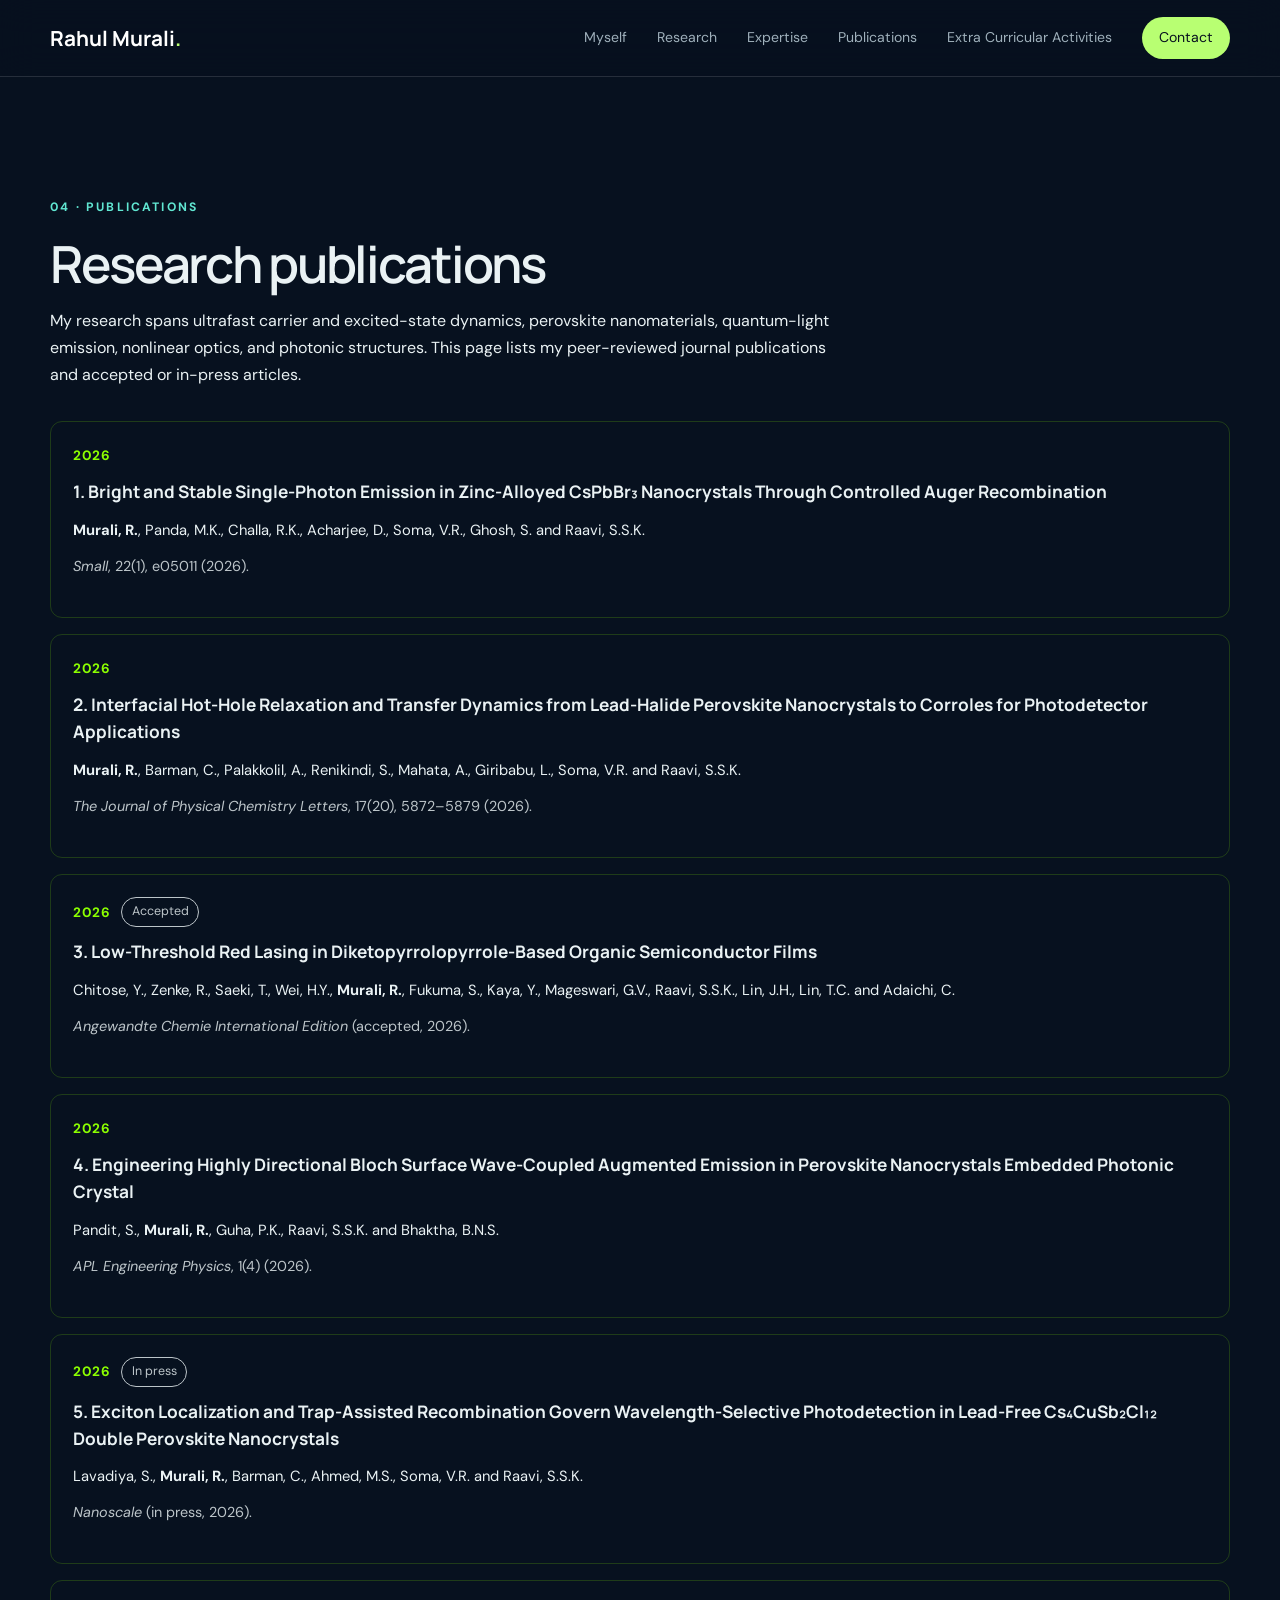
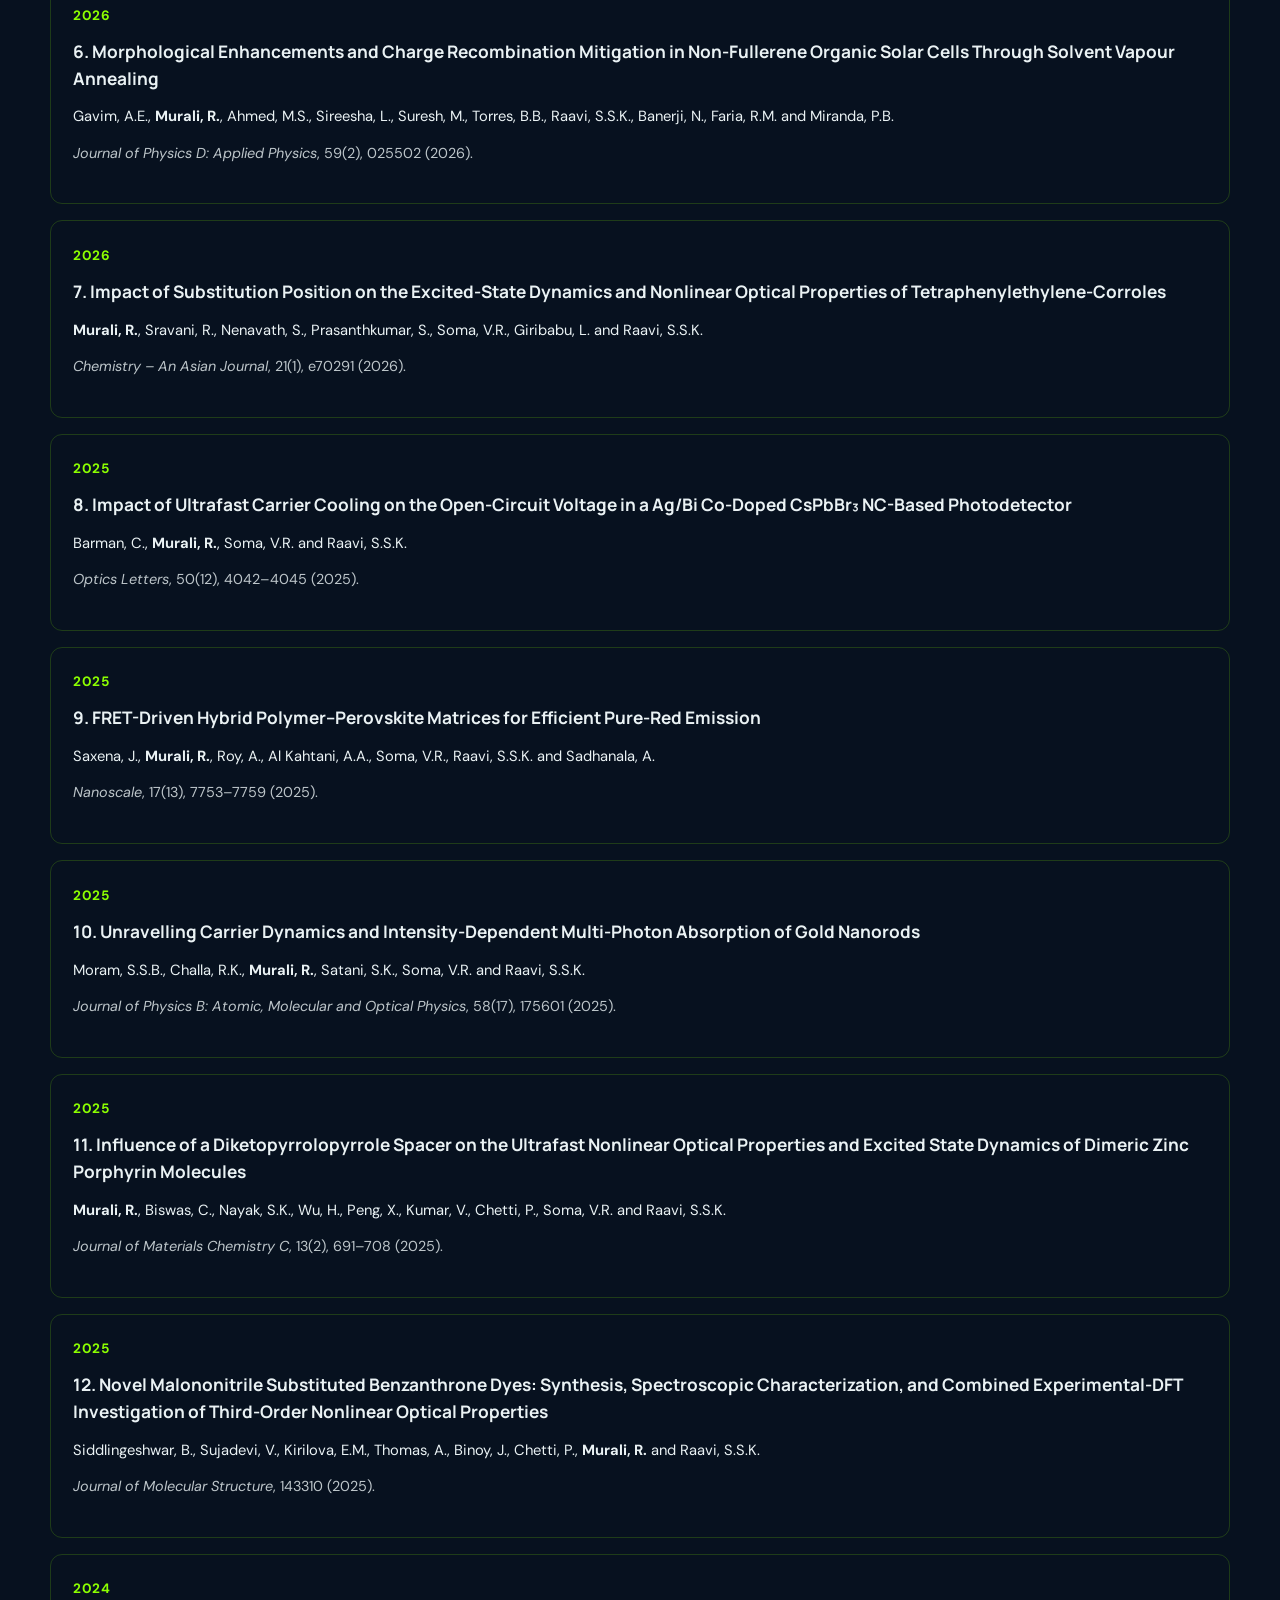
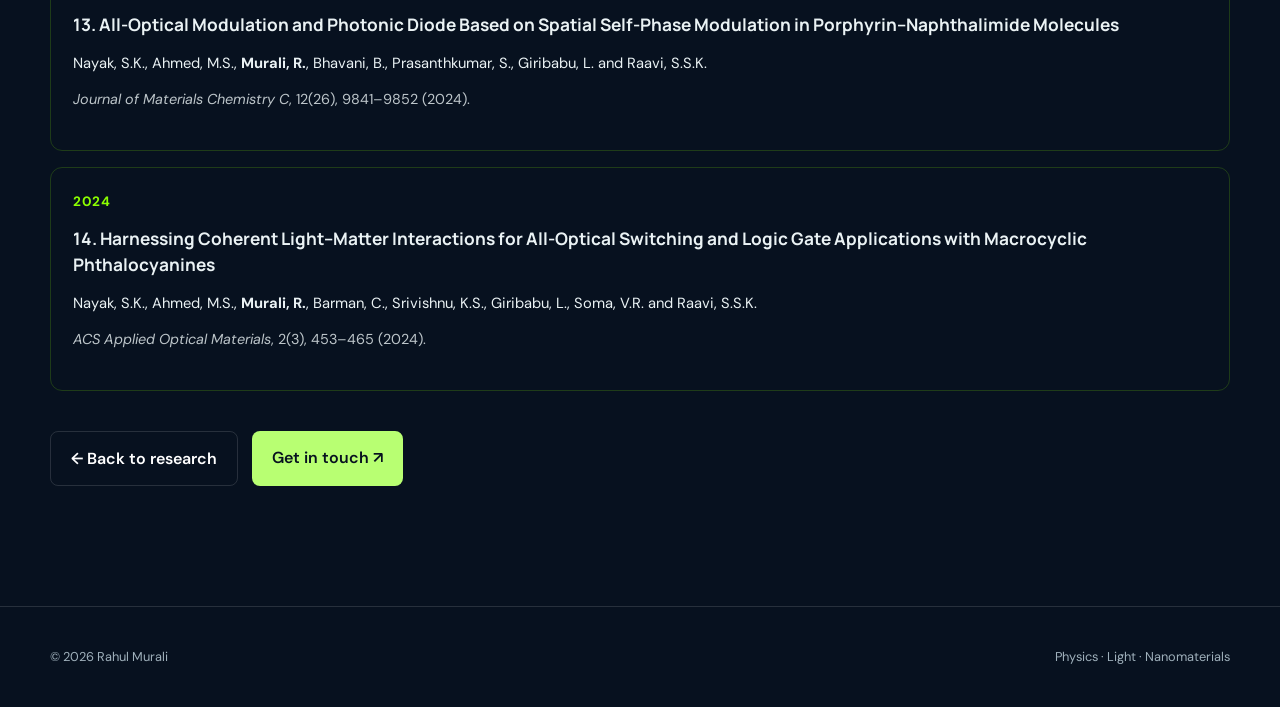
<file: publications.html>
<!doctype html>
<html lang="en">
<head>
  <meta charset="UTF-8">
  <meta name="viewport" content="width=device-width, initial-scale=1.0">
  <meta name="description" content="Peer-reviewed journal publications by Rahul Murali in ultrafast spectroscopy, perovskite photophysics, nonlinear optics, and photonic materials.">
  <meta name="author" content="Rahul Murali">
  <meta name="theme-color" content="#07111f">

  <title>Publications | Rahul Murali</title>

  <link rel="preconnect" href="https://fonts.googleapis.com">
  <link rel="preconnect" href="https://fonts.gstatic.com" crossorigin>
  <link href="https://fonts.googleapis.com/css2?family=DM+Sans:wght@400;500;600;700&family=Manrope:wght@500;600;700&display=swap" rel="stylesheet">

  <link rel="stylesheet" href="styles.css">
  <link rel="stylesheet" href="editable.css">

  <style>
    /* Publications page: retain the existing site design */
    .publications-intro {
      max-width: 780px;
      margin-bottom: 2rem;
    }

    .publication-list {
      display: grid;
      grid-template-columns: 1fr;
      gap: 1rem;
    }

    .publication-item {
      scroll-margin-top: 110px;
      padding: 1.4rem;
      border: 1px solid rgba(140, 255, 0, 0.18);
      border-radius: 12px;
      transition: border-color 0.25s ease, transform 0.25s ease;
    }

    .publication-item:hover {
      border-color: var(--accent, #8cff00);
      transform: translateY(-2px);
    }

    .publication-meta {
      display: flex;
      flex-wrap: wrap;
      align-items: center;
      gap: 0.65rem;
      margin-bottom: 0.75rem;
    }

    .publication-year {
      color: var(--accent, #8cff00);
      font-size: 0.85rem;
      font-weight: 700;
      letter-spacing: 0.04em;
    }

    .publication-status {
      color: inherit;
      opacity: 0.8;
      font-size: 0.78rem;
      border: 1px solid currentColor;
      border-radius: 20px;
      padding: 0.2rem 0.6rem;
    }

    .publication-item h3 {
      margin: 0 0 0.75rem;
      font-family: "Manrope", sans-serif;
      font-size: 1.08rem;
      line-height: 1.55;
    }

    .publication-authors {
      margin: 0 0 0.65rem;
      font-size: 0.92rem;
      line-height: 1.75;
      overflow-wrap: anywhere;
    }

    .publication-journal {
      margin: 0 0 1rem;
      font-size: 0.9rem;
      line-height: 1.7;
      opacity: 0.8;
    }

    .publication-actions {
      display: flex;
      flex-wrap: wrap;
      gap: 1rem;
      margin-top: 0.75rem;
    }

    .publication-actions a {
      color: var(--accent, #8cff00);
      font-size: 0.88rem;
      font-weight: 600;
      text-decoration: none;
    }

    .publication-actions a:hover {
      text-decoration: underline;
      text-underline-offset: 4px;
    }

    .publication-count {
      margin-bottom: 1.5rem;
      opacity: 0.8;
    }

    @media (max-width: 600px) {
      .publication-item {
        padding: 1rem;
      }

      .publication-item h3 {
        font-size: 1rem;
      }
    }
  </style>
</head>

<body>
  <div class="progress" aria-hidden="true"></div>

  <header class="nav-wrap">
    <nav class="nav container" aria-label="Primary navigation">
      <a class="brand" href="index.html#top" aria-label="Rahul Murali home">
        Rahul Murali<span>.</span>
      </a>

      <button class="menu-toggle" aria-expanded="false" aria-controls="nav-links">
        Menu
      </button>

      <div class="nav-links" id="nav-links">
        <a href="index.html#about">Myself</a>
        <a href="index.html#research">Research</a>
        <a href="index.html#expertise">Expertise</a>
        <a href="publications.html" aria-current="page">Publications</a>
        <a href="index.html#extraactivities">Extra Curricular Activities</a>
        <a class="nav-cta" href="index.html#contact">Contact</a>
      </div>
    </nav>
  </header>

  <main id="top">
    <section class="section container">
      <div class="section-heading reveal">
        <p class="eyebrow">04 · Publications</p>
        <h2>Research publications</h2>
      </div>

      <div class="publications-intro reveal">
        <p>
          My research spans ultrafast carrier and excited-state dynamics,
          perovskite nanomaterials, quantum-light emission, nonlinear optics,
          and photonic structures. This page lists my peer-reviewed journal
          publications and accepted or in-press articles.
        </p>
      </div>

      <div class="publication-list">

        <article class="publication-item reveal" id="pub-1">
          <div class="publication-meta">
            <span class="publication-year">2026</span>
          </div>
          <h3>1. Bright and Stable Single-Photon Emission in Zinc-Alloyed CsPbBr₃ Nanocrystals Through Controlled Auger Recombination</h3>
          <p class="publication-authors">
            <strong>Murali, R.</strong>, Panda, M.K., Challa, R.K., Acharjee, D.,
            Soma, V.R., Ghosh, S. and Raavi, S.S.K.
          </p>
          <p class="publication-journal"><em>Small</em>, 22(1), e05011 (2026).</p>
          <div class="publication-actions">
            <a href="https://scholar.google.com/scholar?q=Bright+and+Stable+Single-Photon+Emission+in+Zinc-Alloyed+CsPbBr3+Nanocrystals+Through+Controlled+Auger+Recombination" target="_blank" rel="noopener noreferrer"></a>
          </div>
        </article>

        <article class="publication-item reveal" id="pub-2">
          <div class="publication-meta">
            <span class="publication-year">2026</span>
          </div>
          <h3>2. Interfacial Hot-Hole Relaxation and Transfer Dynamics from Lead-Halide Perovskite Nanocrystals to Corroles for Photodetector Applications</h3>
          <p class="publication-authors">
            <strong>Murali, R.</strong>, Barman, C., Palakkolil, A., Renikindi, S.,
            Mahata, A., Giribabu, L., Soma, V.R. and Raavi, S.S.K.
          </p>
          <p class="publication-journal"><em>The Journal of Physical Chemistry Letters</em>, 17(20), 5872–5879 (2026).</p>
          <div class="publication-actions">
            <a href="https://scholar.google.com/scholar?q=Interfacial+Hot-Hole+Relaxation+and+Transfer+Dynamics+from+Lead-Halide+Perovskite+Nanocrystals+to+Corroles" target="_blank" rel="noopener noreferrer"></a>
          </div>
        </article>

        <article class="publication-item reveal" id="pub-3">
          <div class="publication-meta">
            <span class="publication-year">2026</span>
            <span class="publication-status">Accepted</span>
          </div>
          <h3>3. Low-Threshold Red Lasing in Diketopyrrolopyrrole-Based Organic Semiconductor Films</h3>
          <p class="publication-authors">
            Chitose, Y., Zenke, R., Saeki, T., Wei, H.Y., <strong>Murali, R.</strong>,
            Fukuma, S., Kaya, Y., Mageswari, G.V., Raavi, S.S.K., Lin, J.H.,
            Lin, T.C. and Adaichi, C.
          </p>
          <p class="publication-journal"><em>Angewandte Chemie International Edition</em> (accepted, 2026).</p>
          <div class="publication-actions">
            <a href="https://scholar.google.com/scholar?q=Low-Threshold+Red+Lasing+in+Diketopyrrolopyrrole-based+Organic+Semiconductor+Films" target="_blank" rel="noopener noreferrer"></a>
          </div>
        </article>

        <article class="publication-item reveal" id="pub-4">
          <div class="publication-meta">
            <span class="publication-year">2026</span>
          </div>
          <h3>4. Engineering Highly Directional Bloch Surface Wave-Coupled Augmented Emission in Perovskite Nanocrystals Embedded Photonic Crystal</h3>
          <p class="publication-authors">
            Pandit, S., <strong>Murali, R.</strong>, Guha, P.K., Raavi, S.S.K.
            and Bhaktha, B.N.S.
          </p>
          <p class="publication-journal"><em>APL Engineering Physics</em>, 1(4) (2026).</p>
          <div class="publication-actions">
            <a href="https://scholar.google.com/scholar?q=Engineering+highly+directional+Bloch+surface+wave-coupled+augmented+emission+in+perovskite+nanocrystals+embedded+photonic+crystal" target="_blank" rel="noopener noreferrer"></a>
          </div>
        </article>

        <article class="publication-item reveal" id="pub-5">
          <div class="publication-meta">
            <span class="publication-year">2026</span>
            <span class="publication-status">In press</span>
          </div>
          <h3>5. Exciton Localization and Trap-Assisted Recombination Govern Wavelength-Selective Photodetection in Lead-Free Cs₄CuSb₂Cl₁₂ Double Perovskite Nanocrystals</h3>
          <p class="publication-authors">
            Lavadiya, S., <strong>Murali, R.</strong>, Barman, C., Ahmed, M.S.,
            Soma, V.R. and Raavi, S.S.K.
          </p>
          <p class="publication-journal"><em>Nanoscale</em> (in press, 2026).</p>
          <div class="publication-actions">
            <a href="https://scholar.google.com/scholar?q=Exciton+localization+and+trap-assisted+recombination+govern+wavelength-selective+photodetection+in+lead-free+Cs4CuSb2Cl12" target="_blank" rel="noopener noreferrer"></a>
          </div>
        </article>

        <article class="publication-item reveal" id="pub-6">
          <div class="publication-meta">
            <span class="publication-year">2026</span>
          </div>
          <h3>6. Morphological Enhancements and Charge Recombination Mitigation in Non-Fullerene Organic Solar Cells Through Solvent Vapour Annealing</h3>
          <p class="publication-authors">
            Gavim, A.E., <strong>Murali, R.</strong>, Ahmed, M.S., Sireesha, L.,
            Suresh, M., Torres, B.B., Raavi, S.S.K., Banerji, N., Faria, R.M.
            and Miranda, P.B.
          </p>
          <p class="publication-journal"><em>Journal of Physics D: Applied Physics</em>, 59(2), 025502 (2026).</p>
          <div class="publication-actions">
            <a href="https://scholar.google.com/scholar?q=Morphological+enhancements+and+charge+recombination+mitigation+in+non-fullerene+organic+solar+cells+through+solvent+vapour+annealing" target="_blank" rel="noopener noreferrer"></a>
          </div>
        </article>

        <article class="publication-item reveal" id="pub-7">
          <div class="publication-meta">
            <span class="publication-year">2026</span>
          </div>
          <h3>7. Impact of Substitution Position on the Excited-State Dynamics and Nonlinear Optical Properties of Tetraphenylethylene-Corroles</h3>
          <p class="publication-authors">
            <strong>Murali, R.</strong>, Sravani, R., Nenavath, S., Prasanthkumar, S.,
            Soma, V.R., Giribabu, L. and Raavi, S.S.K.
          </p>
          <p class="publication-journal"><em>Chemistry – An Asian Journal</em>, 21(1), e70291 (2026).</p>
          <div class="publication-actions">
            <a href="https://scholar.google.com/scholar?q=Impact+of+Substitution+Position+on+the+Excited-State+Dynamics+and+Nonlinear+Optical+Properties+of+Tetraphenylethylene-Corroles" target="_blank" rel="noopener noreferrer"></a>
          </div>
        </article>

        <article class="publication-item reveal" id="pub-8">
          <div class="publication-meta">
            <span class="publication-year">2025</span>
          </div>
          <h3>8. Impact of Ultrafast Carrier Cooling on the Open-Circuit Voltage in a Ag/Bi Co-Doped CsPbBr₃ NC-Based Photodetector</h3>
          <p class="publication-authors">
            Barman, C., <strong>Murali, R.</strong>, Soma, V.R. and Raavi, S.S.K.
          </p>
          <p class="publication-journal"><em>Optics Letters</em>, 50(12), 4042–4045 (2025).</p>
          <div class="publication-actions">
            <a href="https://scholar.google.com/scholar?q=Impact+of+ultrafast+carrier+cooling+on+the+open-circuit+voltage+in+a+Ag%2FBi+co-doped+CsPbBr3+NC+based+photodetector" target="_blank" rel="noopener noreferrer"></a>
          </div>
        </article>

        <article class="publication-item reveal" id="pub-9">
          <div class="publication-meta">
            <span class="publication-year">2025</span>
          </div>
          <h3>9. FRET-Driven Hybrid Polymer–Perovskite Matrices for Efficient Pure-Red Emission</h3>
          <p class="publication-authors">
            Saxena, J., <strong>Murali, R.</strong>, Roy, A., Al Kahtani, A.A.,
            Soma, V.R., Raavi, S.S.K. and Sadhanala, A.
          </p>
          <p class="publication-journal"><em>Nanoscale</em>, 17(13), 7753–7759 (2025).</p>
          <div class="publication-actions">
            <a href="https://scholar.google.com/scholar?q=FRET-driven+hybrid+polymer-perovskite+matrices+for+efficient+pure-red+emission" target="_blank" rel="noopener noreferrer"></a>
          </div>
        </article>

        <article class="publication-item reveal" id="pub-10">
          <div class="publication-meta">
            <span class="publication-year">2025</span>
          </div>
          <h3>10. Unravelling Carrier Dynamics and Intensity-Dependent Multi-Photon Absorption of Gold Nanorods</h3>
          <p class="publication-authors">
            Moram, S.S.B., Challa, R.K., <strong>Murali, R.</strong>, Satani, S.K.,
            Soma, V.R. and Raavi, S.S.K.
          </p>
          <p class="publication-journal"><em>Journal of Physics B: Atomic, Molecular and Optical Physics</em>, 58(17), 175601 (2025).</p>
          <div class="publication-actions">
            <a href="https://scholar.google.com/scholar?q=Unravelling+carrier+dynamics+and+intensity-dependent+multi-photon+absorption+of+gold+nanorods" target="_blank" rel="noopener noreferrer"></a>
          </div>
        </article>

        <article class="publication-item reveal" id="pub-11">
          <div class="publication-meta">
            <span class="publication-year">2025</span>
          </div>
          <h3>11. Influence of a Diketopyrrolopyrrole Spacer on the Ultrafast Nonlinear Optical Properties and Excited State Dynamics of Dimeric Zinc Porphyrin Molecules</h3>
          <p class="publication-authors">
            <strong>Murali, R.</strong>, Biswas, C., Nayak, S.K., Wu, H., Peng, X.,
            Kumar, V., Chetti, P., Soma, V.R. and Raavi, S.S.K.
          </p>
          <p class="publication-journal"><em>Journal of Materials Chemistry C</em>, 13(2), 691–708 (2025).</p>
          <div class="publication-actions">
            <a href="https://scholar.google.com/scholar?q=Influence+of+a+diketopyrrolopyrrole+spacer+on+the+ultrafast+nonlinear+optical+properties+and+excited+state+dynamics+of+dimeric+zinc+porphyrin+molecules" target="_blank" rel="noopener noreferrer"></a>
          </div>
        </article>

        <article class="publication-item reveal" id="pub-12">
          <div class="publication-meta">
            <span class="publication-year">2025</span>
          </div>
          <h3>12. Novel Malononitrile Substituted Benzanthrone Dyes: Synthesis, Spectroscopic Characterization, and Combined Experimental-DFT Investigation of Third-Order Nonlinear Optical Properties</h3>
          <p class="publication-authors">
            Siddlingeshwar, B., Sujadevi, V., Kirilova, E.M., Thomas, A., Binoy, J.,
            Chetti, P., <strong>Murali, R.</strong> and Raavi, S.S.K.
          </p>
          <p class="publication-journal"><em>Journal of Molecular Structure</em>, 143310 (2025).</p>
          <div class="publication-actions">
            <a href="https://scholar.google.com/scholar?q=Novel+malononitrile+substituted+benzanthrone+dyes+third-order+nonlinear+optical+properties" target="_blank" rel="noopener noreferrer"></a>
          </div>
        </article>

        <article class="publication-item reveal" id="pub-13">
          <div class="publication-meta">
            <span class="publication-year">2024</span>
          </div>
          <h3>13. All-Optical Modulation and Photonic Diode Based on Spatial Self-Phase Modulation in Porphyrin–Naphthalimide Molecules</h3>
          <p class="publication-authors">
            Nayak, S.K., Ahmed, M.S., <strong>Murali, R.</strong>, Bhavani, B.,
            Prasanthkumar, S., Giribabu, L. and Raavi, S.S.K.
          </p>
          <p class="publication-journal"><em>Journal of Materials Chemistry C</em>, 12(26), 9841–9852 (2024).</p>
          <div class="publication-actions">
            <a href="https://scholar.google.com/scholar?q=All-optical+modulation+and+photonic+diode+based+on+spatial+self-phase+modulation+in+porphyrin-naphthalimide+molecules" target="_blank" rel="noopener noreferrer"></a>
          </div>
        </article>

        <article class="publication-item reveal" id="pub-14">
          <div class="publication-meta">
            <span class="publication-year">2024</span>
          </div>
          <h3>14. Harnessing Coherent Light–Matter Interactions for All-Optical Switching and Logic Gate Applications with Macrocyclic Phthalocyanines</h3>
          <p class="publication-authors">
            Nayak, S.K., Ahmed, M.S., <strong>Murali, R.</strong>, Barman, C.,
            Srivishnu, K.S., Giribabu, L., Soma, V.R. and Raavi, S.S.K.
          </p>
          <p class="publication-journal"><em>ACS Applied Optical Materials</em>, 2(3), 453–465 (2024).</p>
          <div class="publication-actions">
            <a href="https://scholar.google.com/scholar?q=Harnessing+Coherent+Light-Matter+Interactions+for+All-Optical+Switching+and+Logic+Gate+Applications+with+Macrocyclic+Phthalocyanines" target="_blank" rel="noopener noreferrer"> </a>
          </div>
        </article>

      </div>

      <div class="hero-actions reveal" style="margin-top: 2.5rem;">
        <a class="button secondary" href="index.html#research">← Back to research</a>
        <a class="button primary" href="index.html#contact">Get in touch ↗</a>
      </div>
    </section>
  </main>

  <footer>
    <div class="container">
      <p>© <span id="year"></span> Rahul Murali</p>
      <p>Physics · Light · Nanomaterials</p>
    </div>
  </footer>

  <script src="script.js"></script>
</body>
</html>
</file>
<file: styles.css>
:root{--ink:#07111f;--panel:#0d1b2c;--text:#eaf2f4;--muted:#9fb0bb;--lime:#b8ff72;--mint:#61e7d2;--line:rgba(255,255,255,.13);--max:1180px}*{box-sizing:border-box}html{scroll-behavior:smooth}body{margin:0;background:var(--ink);color:var(--text);font:400 1rem/1.7 "DM Sans",sans-serif;overflow-x:hidden}.container{width:min(calc(100% - 48px),var(--max));margin-inline:auto}.progress{position:fixed;z-index:100;top:0;left:0;height:2px;width:0;background:linear-gradient(90deg,var(--mint),var(--lime))}.nav-wrap{position:sticky;top:0;z-index:50;background:rgba(7,17,31,.82);backdrop-filter:blur(18px);border-bottom:1px solid var(--line)}.nav{height:76px;display:flex;align-items:center;justify-content:space-between}.brand{font:700 1.3rem "Manrope";color:white;text-decoration:none}.brand span{color:var(--lime)}.nav-links{display:flex;align-items:center;gap:30px}.nav-links a{color:var(--muted);font-size:.88rem;text-decoration:none;transition:.2s}.nav-links a:hover{color:white}.nav-links .nav-cta{color:var(--ink);background:var(--lime);padding:9px 17px;border-radius:99px}.menu-toggle{display:none;background:transparent;color:white;border:1px solid var(--line);padding:7px 12px;border-radius:8px}.hero{min-height:690px;display:grid;grid-template-columns:1.08fr .92fr;align-items:center;gap:72px;padding-block:100px 80px}.eyebrow{margin:0 0 18px;color:var(--mint);font-size:.76rem;font-weight:700;letter-spacing:.18em;text-transform:uppercase}.hero h1{font:600 clamp(3rem,5.8vw,5.7rem)/.98 "Manrope";letter-spacing:-.055em;margin:0;max-width:760px}.hero h1 span{color:var(--lime)}.intro{max-width:650px;color:var(--muted);font-size:1.14rem;line-height:1.75;margin:32px 0}.hero-actions{display:flex;gap:14px;flex-wrap:wrap}.button{padding:13px 20px;border-radius:8px;text-decoration:none;font-weight:600}.primary{background:var(--lime);color:var(--ink)}.primary span{margin-left:20px}.secondary{color:white;border:1px solid var(--line)}.spectrum-card{background:linear-gradient(150deg,rgba(97,231,210,.08),rgba(184,255,114,.02));border:1px solid var(--line);border-radius:20px;padding:22px;box-shadow:0 30px 90px rgba(0,0,0,.28);transform:rotate(1.5deg)}.card-label,.card-footer{display:flex;justify-content:space-between;color:var(--muted);font-size:.72rem;letter-spacing:.08em;text-transform:uppercase}.card-label span:first-child{color:var(--lime);font-weight:700}.spectrum-card svg{width:100%;height:auto}.grid path{stroke:rgba(255,255,255,.08);stroke-width:1}.traces path{stroke:url(#trace);stroke-width:2.5}.pulse{fill:var(--lime)}.card-footer strong{color:white}.metric-band{border-block:1px solid var(--line);background:#091524}.metrics{display:grid;grid-template-columns:repeat(4,1fr)}.metrics div{padding:32px 0 30px;border-right:1px solid var(--line);display:flex;gap:12px;align-items:baseline;justify-content:center}.metrics div:first-child{border-left:1px solid var(--line)}.metrics strong{font:600 2rem "Manrope";color:var(--lime)}.metrics span{color:var(--muted);font-size:.85rem}.section{padding-block:120px}.two-col{display:grid;grid-template-columns:.8fr 1.2fr;gap:100px}.section-heading h2,.contact h2{font:600 clamp(2.2rem,4vw,4rem)/1.08 "Manrope";letter-spacing:-.045em;margin:0}.body-copy{font-size:1.13rem;color:var(--muted)}.body-copy p:first-child{margin-top:0;color:var(--text)}.research-section{background:#f0f5f2;color:#0a1823}.research-section .eyebrow{color:#167c70}.project-grid{display:grid;grid-template-columns:1.3fr .7fr;gap:16px;margin-top:50px}.project-card{background:white;border:1px solid #d7e0dc;padding:32px;border-radius:12px;min-height:290px;display:grid;grid-template-columns:45px 1fr;gap:12px;transition:transform .25s,box-shadow .25s}.project-card:hover{transform:translateY(-4px);box-shadow:0 18px 45px rgba(7,17,31,.09)}.project-card.featured{grid-row:span 2;min-height:596px;align-items:end;background:#0d1b2c;color:white}.project-no{font:600 .8rem "Manrope";color:#167c70}.featured .project-no{color:var(--lime)}.tag{color:#167c70;font-weight:700;font-size:.75rem;letter-spacing:.12em;text-transform:uppercase}.featured .tag{color:var(--mint)}.project-card h3{font:600 1.75rem/1.15 "Manrope";letter-spacing:-.03em;margin:10px 0 15px}.project-card p{color:#5d6b72}.featured p{color:#b3c0c8}.project-card ul{list-style:none;padding:0;margin:34px 0 0;display:flex;gap:8px;flex-wrap:wrap}.project-card li{border:1px solid var(--line);border-radius:99px;padding:6px 11px;font-size:.78rem;color:#d6e2e6}.expertise-grid{display:grid;grid-template-columns:repeat(2,1fr);border-top:1px solid var(--line);margin-top:50px}.expertise-grid>div{padding:30px 32px 35px 0;border-bottom:1px solid var(--line)}.expertise-grid>div:nth-child(odd){border-right:1px solid var(--line)}.expertise-grid>div:nth-child(even){padding-left:32px}.expertise-grid span{color:var(--lime);font-size:.78rem}.expertise-grid h3{font:600 1.35rem "Manrope";margin:8px 0}.expertise-grid p{color:var(--muted);margin:0}.tools{display:flex;flex-wrap:wrap;gap:10px;margin-top:35px}.tools span{padding:8px 13px;border-radius:6px;background:rgba(255,255,255,.06);color:#c3cfd5;font-size:.85rem}.publication-section{background:var(--lime);color:var(--ink)}.publication-section .eyebrow{color:#315d29}.publication-layout{display:grid;grid-template-columns:1fr .85fr;gap:90px;align-items:center}.publication-section .section-heading>p:last-child{max-width:590px;font-size:1.08rem}.publication-panel{background:var(--ink);color:white;padding:40px;border-radius:12px}.panel-kicker{color:var(--mint);text-transform:uppercase;letter-spacing:.12em;font-size:.75rem}.publication-panel h3{font:600 1.8rem/1.2 "Manrope"}.publication-panel>p:not(.panel-kicker){color:var(--muted)}.publication-panel a{color:var(--lime);text-decoration:none;font-weight:700}.publication-panel a span{margin-left:10px}.contact{padding-bottom:150px}.contact-grid{display:grid;grid-template-columns:1fr .7fr;gap:100px}.contact-links{border-top:1px solid var(--line)}.contact-links a{display:flex;justify-content:space-between;gap:25px;padding:18px 0;border-bottom:1px solid var(--line);text-decoration:none;color:white}.contact-links span{color:var(--muted)}.contact-links strong{font-weight:500;text-align:right}footer{border-top:1px solid var(--line);padding:26px 0;color:var(--muted);font-size:.8rem}footer .container{display:flex;justify-content:space-between}.reveal{opacity:0;transform:translateY(18px);transition:opacity .65s ease,transform .65s ease}.reveal.visible{opacity:1;transform:none}@media(max-width:850px){.container{width:min(calc(100% - 32px),var(--max))}.menu-toggle{display:block}.nav-links{display:none;position:absolute;top:76px;left:16px;right:16px;background:#0d1b2c;border:1px solid var(--line);border-radius:10px;padding:18px;flex-direction:column;align-items:stretch}.nav-links.open{display:flex}.nav-links .nav-cta{text-align:center}.hero{grid-template-columns:1fr;gap:55px;padding-block:70px}.spectrum-card{max-width:600px}.metrics{grid-template-columns:1fr 1fr}.metrics div:nth-child(3){border-left:1px solid var(--line);border-top:1px solid var(--line)}.metrics div:nth-child(4){border-top:1px solid var(--line)}.two-col,.publication-layout,.contact-grid{grid-template-columns:1fr;gap:45px}.project-grid{grid-template-columns:1fr}.project-card.featured{grid-row:auto;min-height:430px}.section{padding-block:85px}}@media(max-width:520px){.hero h1{font-size:2.8rem}.metrics{grid-template-columns:1fr}.metrics div{border-left:1px solid var(--line);border-top:1px solid var(--line)}.expertise-grid{grid-template-columns:1fr}.expertise-grid>div:nth-child(odd){border-right:0}.expertise-grid>div:nth-child(even){padding-left:0}.project-card{grid-template-columns:1fr}.contact-links a{flex-direction:column;gap:2px}.contact-links strong{text-align:left}footer .container{display:block}}

/* FIX: consistent background and research card text layout */

.research-section {
  background: var(--ink) !important;
  color: var(--text);
}

.research-section .section-heading h2 {
  color: var(--text);
}

/* Prevent grid children from being squeezed */
.project-grid {
  grid-template-columns: repeat(2, minmax(0, 1fr));
  align-items: stretch;
}

.project-card,
.project-card.featured {
  box-sizing: border-box;
  min-width: 0;
  min-height: 0;
  height: auto;
  grid-row: auto;
  align-items: start;
  align-content: start;
  overflow-wrap: anywhere;
  background: var(--panel);
  color: var(--text);
}

/* Remove the oversized featured-card layout */
.project-card.featured {
  min-height: 0;
  grid-row: auto;
}

/* Keep text and nested content within each card */
.project-card > *,
.project-card > div,
.project-card h3,
.project-card p,
.project-card .tag,
.project-card details {
  min-width: 0;
  max-width: 100%;
  overflow-wrap: anywhere;
}

.project-card h3 {
  line-height: 1.25;
}

.project-card p {
  line-height: 1.7;
}

/* Keep the card number and content from competing for space */
.project-card {
  display: flex;
  flex-direction: column;
  gap: 10px;
}

.project-no {
  margin: 0 0 8px;
}

/* Ensure publication links wrap instead of overflowing */
.related-publications a {
  overflow-wrap: anywhere;
  word-break: normal;
}

/* Responsive layout */
@media (max-width: 600px) {
  .project-grid {
    grid-template-columns: minmax(0, 1fr);
  }
}

/* Related publications dropdown - improve readability */
.related-publications summary {
    color: #ffffff !important;
}

.related-publications ul li,
.related-publications ul li a {
    color: #ffffff !important;
}

.related-publications ul li a:hover {
    color: #39ff14 !important;
}

/* Research Group and Mentorship */

.group-intro {
    max-width: 900px;
    margin: 30px 0 40px;
    color: var(--muted);
    font-size: 1.05rem;
    line-height: 1.85;
}

.group-intro strong {
    color: var(--text);
}

.group-grid {
    display: grid;
    grid-template-columns: repeat(2, minmax(0, 1fr));
    gap: 20px;
}

.group-card {
    display: block;
    padding: 32px;
    background: var(--panel);
    border: 1px solid var(--line);
    border-radius: 12px;
    text-decoration: none;
    color: var(--text);
    transition: transform .25s ease, border-color .25s ease;
}

.group-card:hover {
    transform: translateY(-4px);
    border-color: var(--lime);
}

.group-number {
    color: var(--mint);
    font-size: .75rem;
    letter-spacing: .13em;
    font-weight: 700;
}

.group-card h3 {
    font: 600 1.5rem "Manrope", sans-serif;
    margin: 18px 0 12px;
}

.group-card p {
    color: var(--muted);
    line-height: 1.7;
}

.group-link {
    display: inline-block;
    margin-top: 15px;
    color: var(--lime);
    font-weight: 600;
}

@media (max-width: 600px) {
    .group-grid {
        grid-template-columns: 1fr;
    }
}
</file>
<file: editable.css>
/* Beginner-editable image areas */
.about-content {
  display: grid;
  grid-template-columns: 180px 1fr;
  gap: 32px;
  align-items: start;
}

.profile-photo {
  margin: 0;
  border: 1px solid var(--line);
  border-radius: 12px;
  overflow: hidden;
  aspect-ratio: 4 / 5;
}

.profile-photo img {
  width: 100%;
  height: 100%;
  display: block;
  object-fit: cover;
}

.research-image {
  display: block;
  width: 100%;
  max-height: 220px;
  margin-top: 20px;
  border-radius: 8px;
  object-fit: cover;
}

@media (max-width: 520px) {
  .about-content { grid-template-columns: 1fr; }
  .profile-photo { max-width: 220px; }
}
</file>
